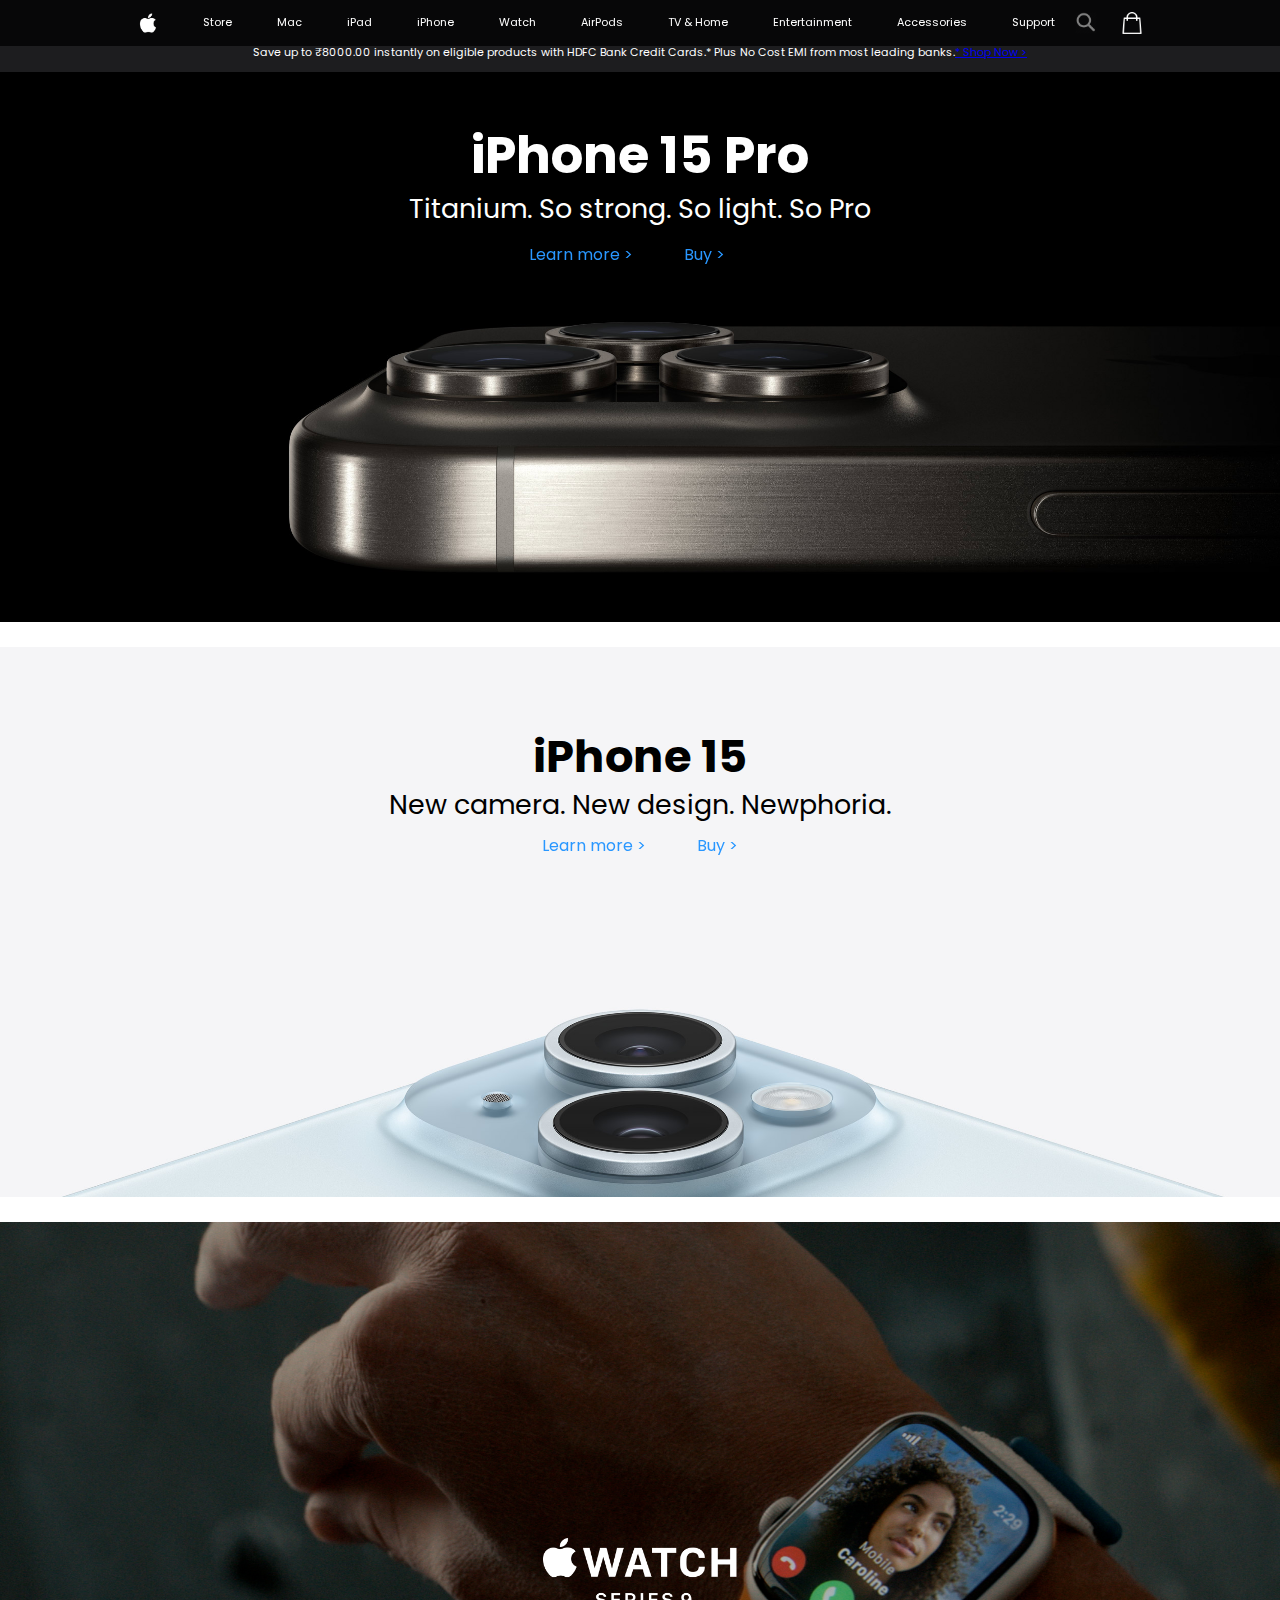
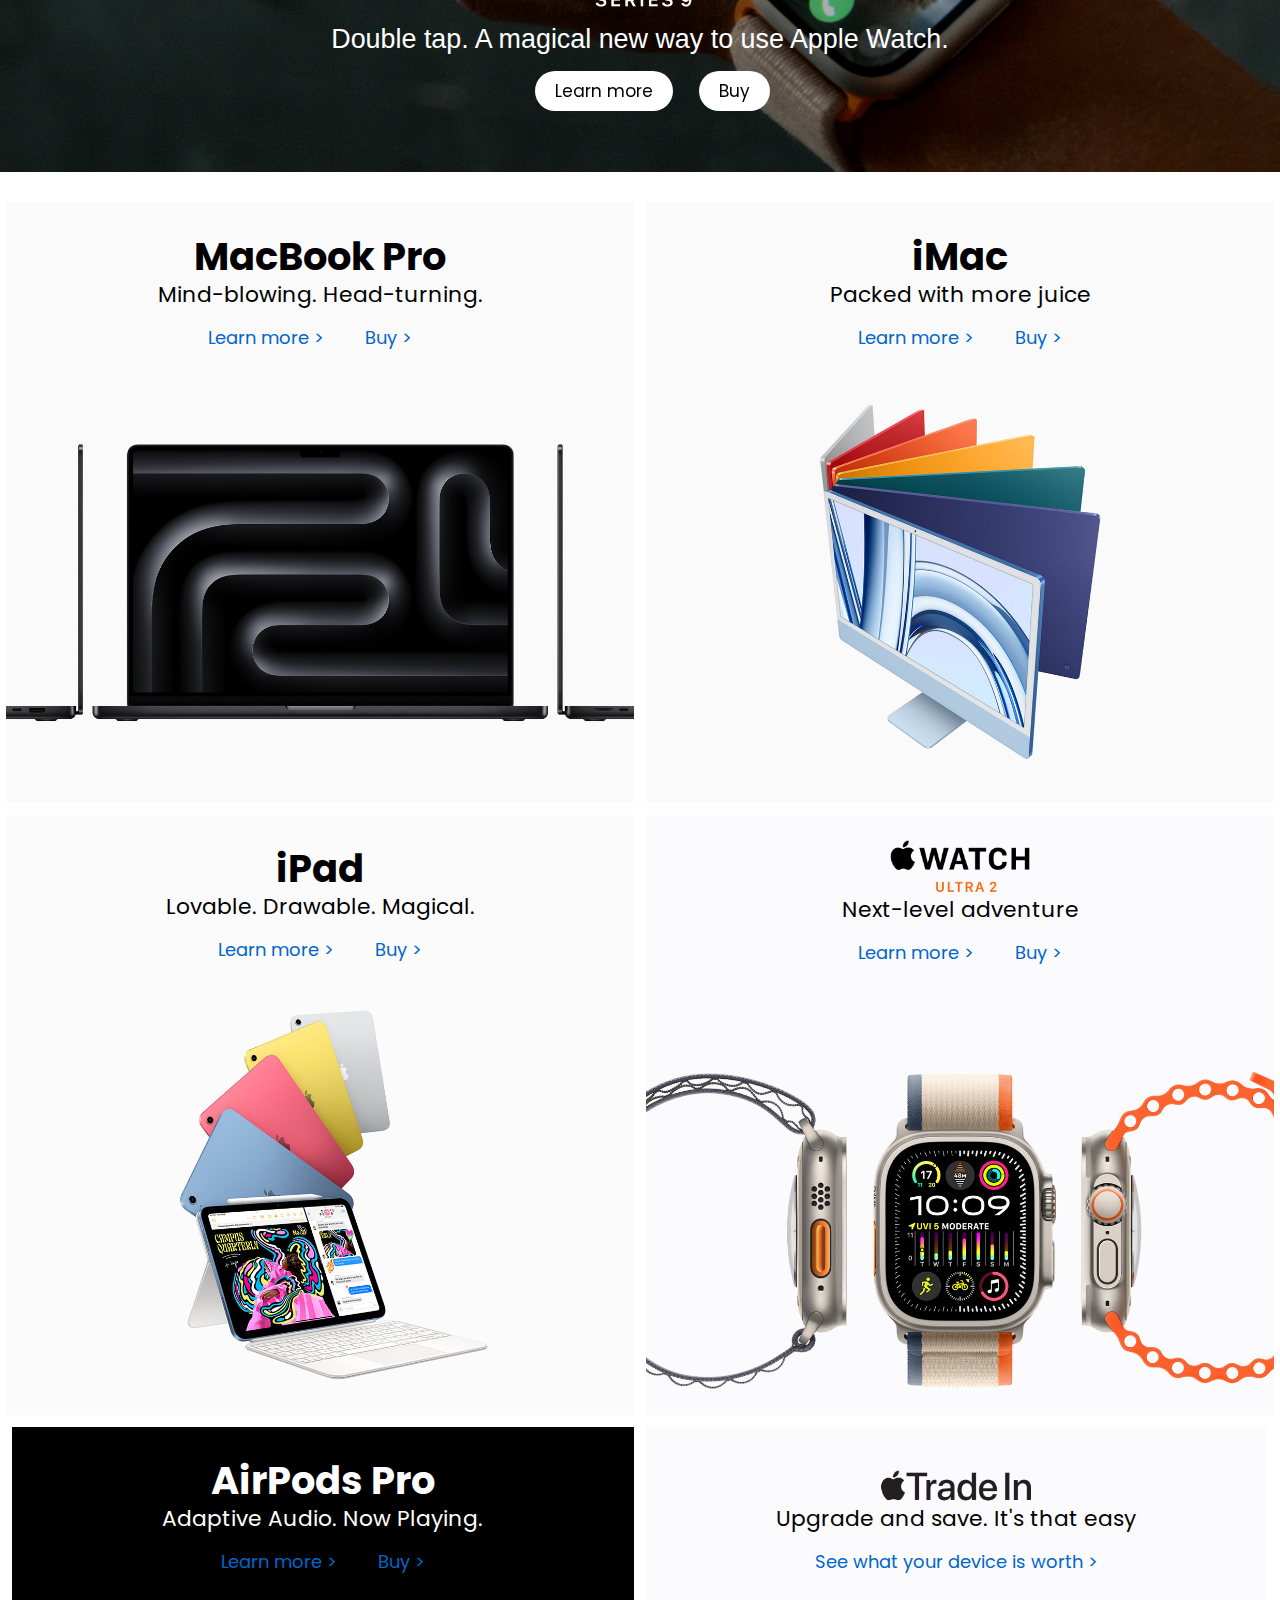
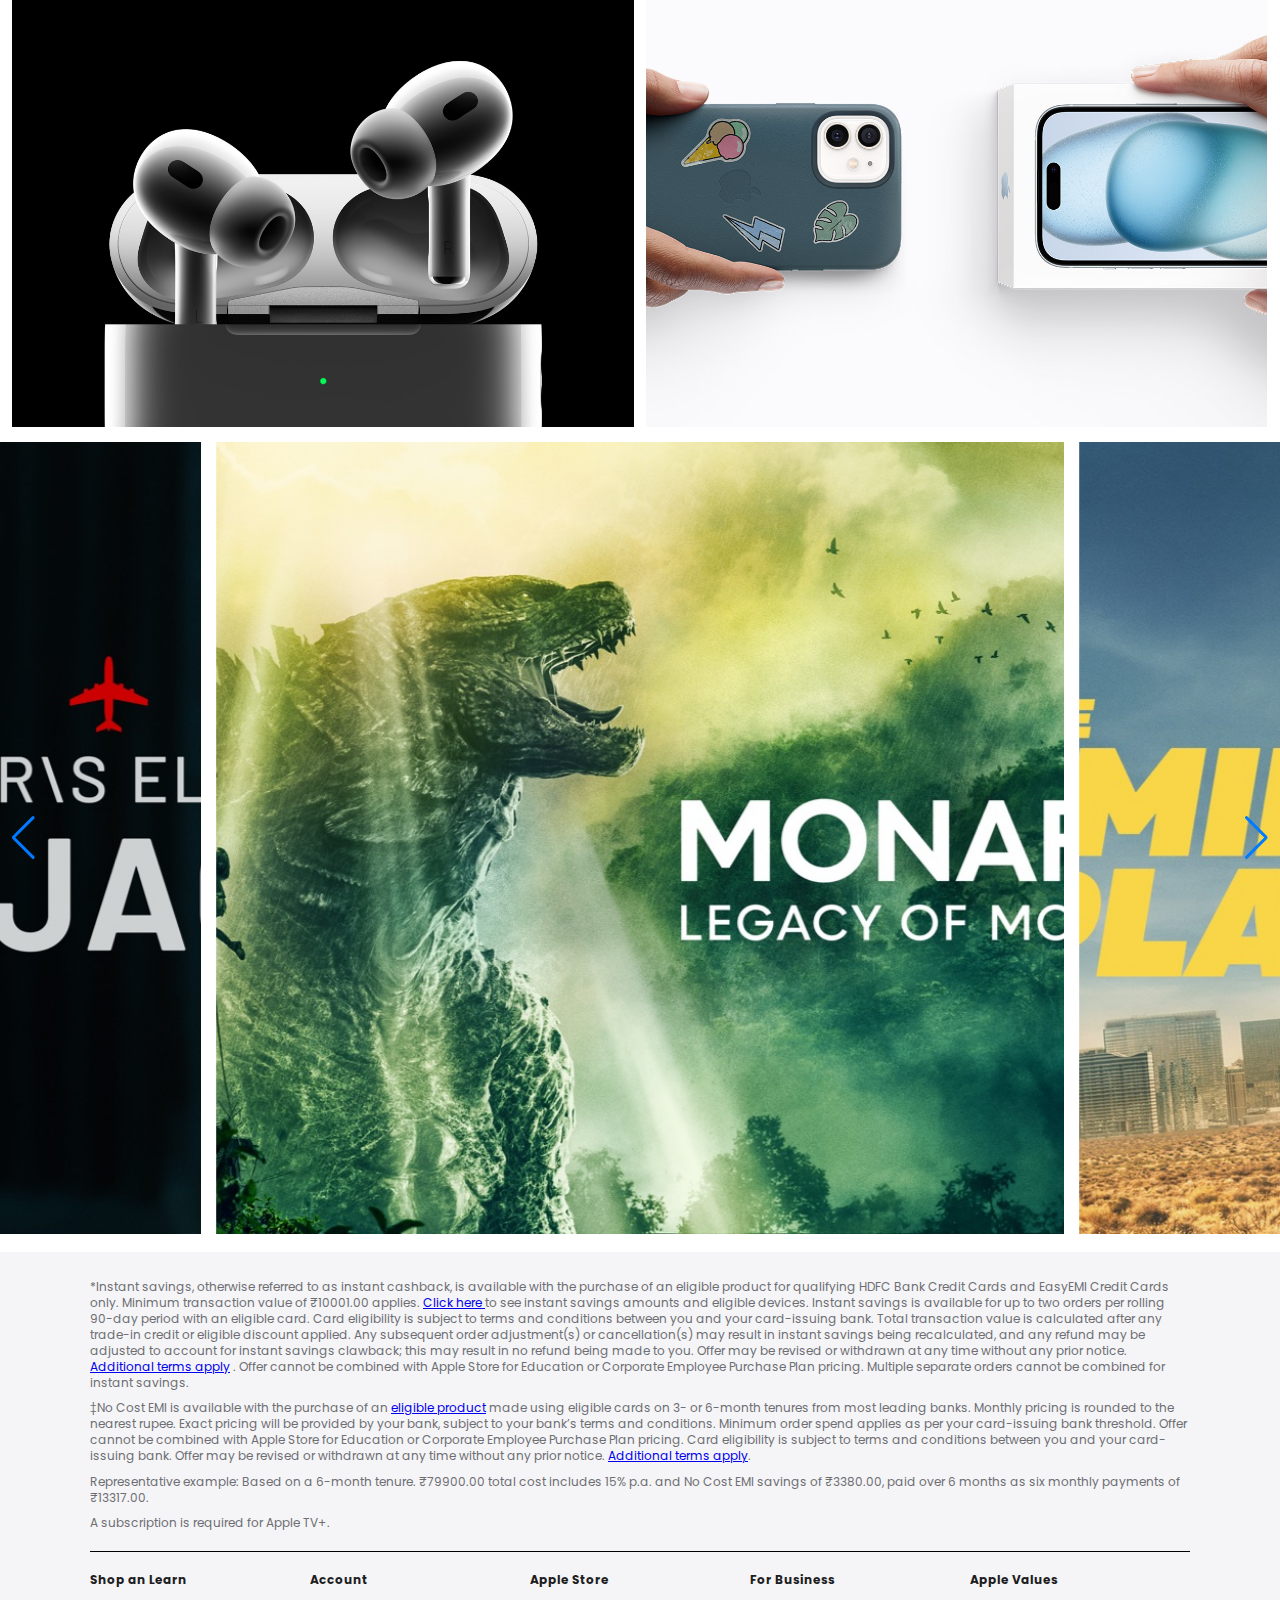
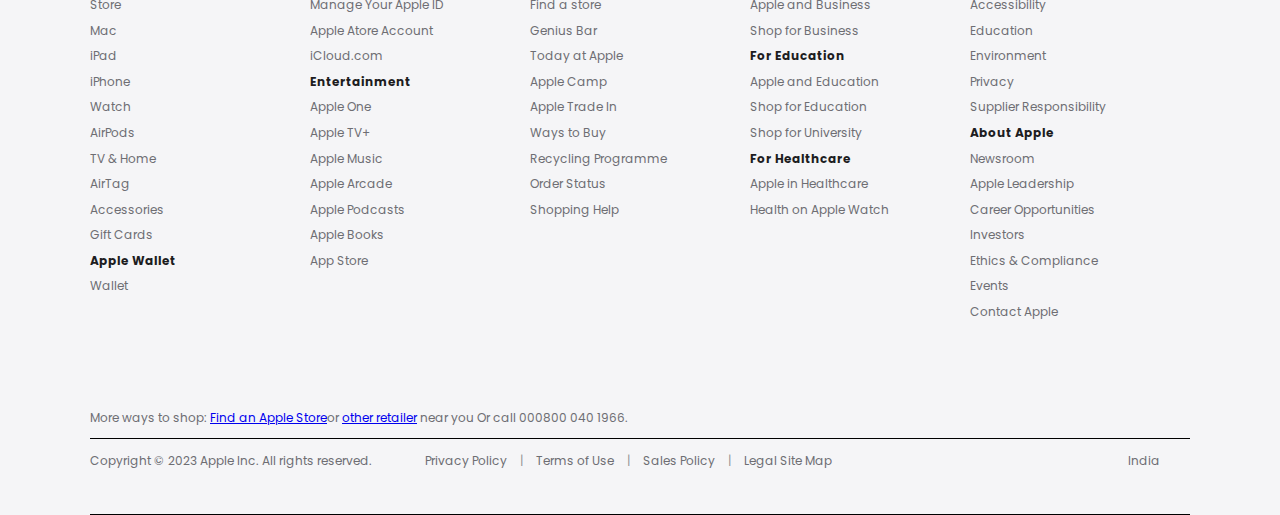
<file: projects/Beginner-Projects/Apple In CloneHmpg/appleindex.html>
<!DOCTYPE html>
<html lang="en">
<head>
    <meta charset="UTF-8">
    <meta name="viewport" content="width=device-width, initial-scale=1.0">
    <title>Apple India Homepage Clone by Chinmay Meghare</title>
    <link rel="icon" type="image/x-icon" href="./AppleInAssets/asset1/png-clipart-apple-icon-format-computer-icons-graphics-ericsson-heart-logo.png">
    <link rel="stylesheet" href="./applestyle.css">
    <link rel="preconnect" href="https://fonts.googleapis.com">
    <link rel="preconnect" href="https://fonts.gstatic.com" crossorigin>
    <link href="https://fonts.googleapis.com/css2?family=Permanent+Marker&family=Poppins&display=swap" rel="stylesheet">
    <link rel="stylesheet" href="https://cdn.jsdelivr.net/npm/swiper@11/swiper-bundle.min.css"/>
</head>
<body>
    <div class="container">
        <div class="navbar">
            <div class="logo">
                <img src="./AppleInAssets/asset1/whiteapplelogo.png" alt="logo">
            </div>
            <ul>
                <li onmouseenter="store()" onmouseleave="closenav()">Store</li>
                <li>Mac</li>
                <li>iPad</li>
                <li>iPhone</li>
                <li>Watch</li>
                <li>AirPods</li>
                <li>TV & Home</li>
                <li>Entertainment</li>
                <li>Accessories</li>
                <li>Support</li>
            </ul>
            <div class="nav"></div>
            <div class="nav-icons">
                <img id="applelogo" src="./AppleInAssets/asset1/search-icon-png-9969(1).png" alt="search">
                <img src="./AppleInAssets/asset1/whiteshopping bag.png" alt="shop">
            </div>
        </div>

        <div class="offers">
            <p>Save up to ₹8000.00 instantly on eligible products with HDFC Bank Credit Cards.* Plus No Cost EMI from most leading banks.<a href="#">* Shop Now ></a></p>
        </div>
    </div>


    <div class="banner1">
        <div class="banner1text">
            <h1>iPhone 15 Pro</h1>
            <p>Titanium. So strong. So light. So Pro<p>
        </div>
        <div class="link">
            <a>Learn more ><a>
            <a>Buy ><a>
        </div>
    </div>
    <br>
    <div class="banner2">
        <div class="banner2text ">
            <h1>iPhone 15</h1>
            <p>New camera. New design. Newphoria.<p>
        </div>
        <div class="banner2link2">
            <a>Learn more ><a>
            <a>Buy ><a>
        </div>
    </div>
    <br>
    <div class="banner3vid">
        <div class="banner3vidcontainer">
            <div id="banner3vidlogo"></div>
        <div class="banner3vidtext">
            <img src="./AppleInAssets/asset2/hero_logo_apple_watch_series_9__eg5xcrxghuaa_medium_2x.png" alt="">
            <p>Double tap. A magical new way to use Apple Watch.<p></p>
        </div>
        <div class="banner3vidlink">
            <div class="banner3vidlinkbox"><a><span>Learn more</span></a></div>
            <div class="banner3vidlinkbox"><a><span>Buy</span></a></div>
        </div>
        </div>
    </div>
    <br>
    <div class="banrow1">
        <div class="banrowbox1">
            <div class="banrowtext">
                <h1>MacBook Pro</h1>
                <p>Mind-blowing. Head-turning.<p>
            </div>
            <div class="banrowlink">
                <a>Learn more ><a>
                <a>Buy ><a>
            </div>
        </div>

        <div class="banrowbox2">
            <div class="banrowtext">
                <div><h1>iMac</h1></div>
                <div><p>Packed with more juice<p></div>
            </div>
            <div class="banrowlink">
                <div><a>Learn more ><a></div>
                <div><a>Buy ><a></div>
            </div>
        </div>
    </div>

    <div class="banrow2">
        <div class="banrow2box1">
            <div class="banrowtext">
                <h1>iPad</h1>
                <p>Lovable. Drawable. Magical.<p>
            </div>
            <div class="banrowlink">
                <a>Learn more ><a>
                <a>Buy ><a>
            </div>
        </div>

        <div class="banrow2box2">
            <div class="banrowtext">
                <div><img src="./AppleInAssets/asset2/promo_logo_apple_watch_ultra2__ggg2x39rsvqu_medium_2x.png" alt=""></div>
                <div><p>Next-level adventure<p></div>
            </div>
            <div class="banrowlink">
                <div><a>Learn more ><a></div>
                <div><a>Buy ><a></div>
            </div>
        </div>
    </div>
    
    <div class="banrow3">
        <div class="banrow3box1">
            <div class="banrowtext" id="banrow3box1text">
                <h1>AirPods Pro</h1>
                <p>Adaptive Audio. Now Playing.<p>
            </div>
            <div class="banrowlink">
                <a>Learn more ><a>
                <a>Buy ><a>
            </div>
        </div>

        <div class="banrow3box2">
            <div class="banrowtext">
                <div><img src="./AppleInAssets/asset2/logo_tradein__d1fpktgipvki_medium_2x.png"></div>
                <div><p>Upgrade and save. It's that easy<p></div>
            </div>
            <div class="banrowlink">
                <div><a>See what your device is worth ><a></div>
            </div>
        </div>
    </div>


    <!-- Swiper -->
    <div class="slider-part">
        <div class="swiper mySwiper">
          <div class="swiper-wrapper">
             <div class="swiper-slide swiper-1"></div>
             <div class="swiper-slide swiper-2"></div>
             <div class="swiper-slide swiper-3"></div>
             <div class="swiper-slide swiper-4"></div>
             <div class="swiper-slide swiper-5"></div>
             <div class="swiper-slide swiper-6"></div>
          <div class="swiper-pagination"></div>
        </div>
        <div class="swiper-button-next"></div>                 
        <div class="swiper-button-prev"></div>
        <div class="swiper-pagination"></div>
      </div>
    </div>


    <footer>
        <div class="footercontainer">
            <section class="footnotes">
                <ul>
                    <li id="foot-note1">
                        *Instant savings, otherwise referred to as instant cashback, is available with the purchase of an eligible product for qualifying HDFC Bank Credit Cards and EasyEMI Credit Cards only. Minimum transaction value of ₹10001.00 applies.
                        <a href="/in/shop/ways-to-buy">Click here </a>
                        to see instant savings amounts and eligible devices. Instant savings is available for up to two orders per rolling 90-day period with an eligible card. Card eligibility is subject to terms and conditions between you and your card-issuing bank. Total transaction value is calculated after any trade-in credit or eligible discount applied. Any subsequent order adjustment(s) or cancellation(s) may result in instant savings being recalculated, and any refund may be adjusted to account for instant savings clawback; this may result in no refund being made to you. Offer may be revised or withdrawn at any time without any prior notice. 
                        <a href="/in/shop/browse/financing/terms"> Additional terms apply</a>
                        . Offer cannot be combined with Apple Store for Education or Corporate Employee Purchase Plan pricing. Multiple separate orders cannot be combined for instant&nbsp;savings.
                    </li>
                    <li id="foot-note2">
                        ‡No Cost EMI is available with the purchase of an 
                        <a href="/in/shop/ways-to-buy">eligible product</a>
                        made using eligible cards on 3- or 6-month tenures from most leading banks. Monthly pricing is rounded to the nearest rupee. Exact pricing will be provided by your bank, subject to your bank’s terms and conditions. Minimum order spend applies as per your card-issuing bank threshold. Offer cannot be combined with Apple Store for Education or Corporate Employee Purchase Plan pricing. Card eligibility is subject to terms and conditions between you and your card-issuing bank. Offer may be revised or withdrawn at any time without any prior notice. 
                        <a href="/in/shop/browse/financing/terms"> Additional terms apply</a>.
                    </li>
                    <li>
                        Representative example: Based on a 6-month tenure. ₹79900.00 total cost includes 15% p.a. and No Cost EMI savings of ₹3380.00, paid over 6 months as six monthly payments of ₹13317.00.
                    </li>
                    <li id="li1">
                        A subscription is required for Apple&nbsp;TV+.
                    </li>
                </ul>
            </section>


<!-- -->
            <nav class="footnav">
                <div class="footnavdivcolums">
                    <div>
                        <h4 id="blackheading">Shop an Learn</h4>
                        <ul>
                            <li><a>Store </a></li>
                            <li><a>Mac </a></li>
                            <li><a>iPad </a></li>
                            <li><a>iPhone </a></li>
                            <li><a>Watch </a></li>
                            <li><a>AirPods </a></li>
                            <li><a>TV & Home </a></li>
                            <li><a>AirTag </a></li>
                            <li><a>Accessories </a></li>
                            <li><a>Gift Cards </a></li>
                        </ul>
                    </div>
                    <div>
                        <h4 id="blackheading">Apple Wallet</h4>
                        <ul>
                            <li><a>Wallet</a></li>
                        </ul>
                    </div>
                </div>
                <div class="footnavdivcolums">
                    <div>
                        <h4 id="blackheading">Account</h4>
                        <ul>
                            <li><a>Manage Your Apple ID </a></li>
                            <li><a>Apple Atore Account</a></li>
                            <li><a>iCloud.com </a></li>
                        </ul>
                    </div>
                    <div>
                        <h4 id="blackheading">Entertainment</h4>
                        <ul>
                            <li><a>Apple One</a></li>
                            <li><a>Apple TV+</a></li>
                            <li><a>Apple Music</a></li>
                            <li><a>Apple Arcade</a></li>
                            <li><a>Apple Podcasts</a></li>
                            <li><a>Apple Books</a></li>
                            <li><a>App Store</a></li>
                        </ul>
                    </div>
                </div>
                <div class="footnavdivcolums">
                    <div>
                        <h4 id="blackheading">Apple Store</h4>
                        <ul>
                            <li><a>Find a store</a></li>
                            <li><a>Genius Bar</a></li>
                            <li><a>Today at Apple</a></li>
                            <li><a>Apple Camp</a></li>
                            <li><a>Apple Trade In</a></li>
                            <li><a>Ways to Buy</a></li>
                            <li><a>Recycling Programme</a></li>
                            <li><a>Order Status</a></li>
                            <li><a>Shopping Help</a></li>
                        </ul>
                    </div>
                </div>
                <div class="footnavdivcolums">
                    <div>
                        <h4 id="blackheading">For Business</h4>
                        <ul>
                            <li><a>Apple and Business</a></li>
                            <li><a>Shop for Business</a></li>
                        </ul>
                    </div>
                    <div>
                        <h4 id="blackheading">For Education</h4>
                        <ul>
                            <li><a>Apple and Education</a></li>
                            <li><a>Shop for Education</a></li>
                            <li><a>Shop for University</a></li>
                        </ul>
                    </div>
                    <div>
                        <h4 id="blackheading">For Healthcare</h4>
                        <ul>
                            <li><a>Apple in Healthcare</a></li>
                            <li><a>Health on Apple Watch</a></li>
                        </ul>
                    </div>
                </div>
                <div class="footnavdivcolums">
                    <div>
                        <h4 id="blackheading">Apple Values</h4>
                        <ul>
                            <li><a>Accessibility</a></li>
                            <li><a>Education</a></li>
                            <li><a>Environment</a></li>
                            <li><a>Privacy</a></li>
                            <li><a>Supplier Responsibility</a></li>
                        </ul>
                    </div>
                    <div>
                        <h4 id="blackheading">About Apple</h4>
                        <ul>
                            <li><a>Newsroom</a></li>
                            <li><a>Apple Leadership</a></li>
                            <li><a>Career Opportunities</a></li>
                            <li><a>Investors</a></li>
                            <li><a>Ethics & Compliance</a></li>
                            <li><a>Events</a></li>
                            <li><a>Contact Apple</a></li>
                        </ul>
                    </div>
                </div>
            </nav>

            <section class="lastfootnav">
                <div class="lastfootnav1">
                    More ways to shop: <a href="/in/retail/" data-analytics-title="find an apple store">Find an Apple Store</a>or
                    <a href="https://locate.apple.com/in/en/" data-analytics-title="other retailers or resellers" data-analytics-exit-link="">other retailer</a> near you
                    <span class="nowrap">Or call 000800&nbsp;040&nbsp;1966.</span>
                </div>

                <div class="lastfootnav2">
                    <div>
                        <span>Copyright &copy; 2023 Apple Inc. All rights reserved.</span>
                        <span class="separator" id="firstspan">Privacy Policy</span>
                        <span class="divider">|</span>
                        <span class="separator">Terms of Use</span>
                        <span class="divider">|</span>
                        <span class="separator">Sales Policy</span>
                        <span class="divider">|</span>
                        <span class="separator">Legal Site Map</span>
                    </div>
                    <div class="india">India</div>

                </div>
                

            </section>

        </div>
    </footer>

</div>
<!-- Swiper JS -->



    <script src="https://cdn.jsdelivr.net/npm/swiper@11/swiper-bundle.min.js"></script>
    <script src="./applejs.js"></script>
</body>
</html>
</file>
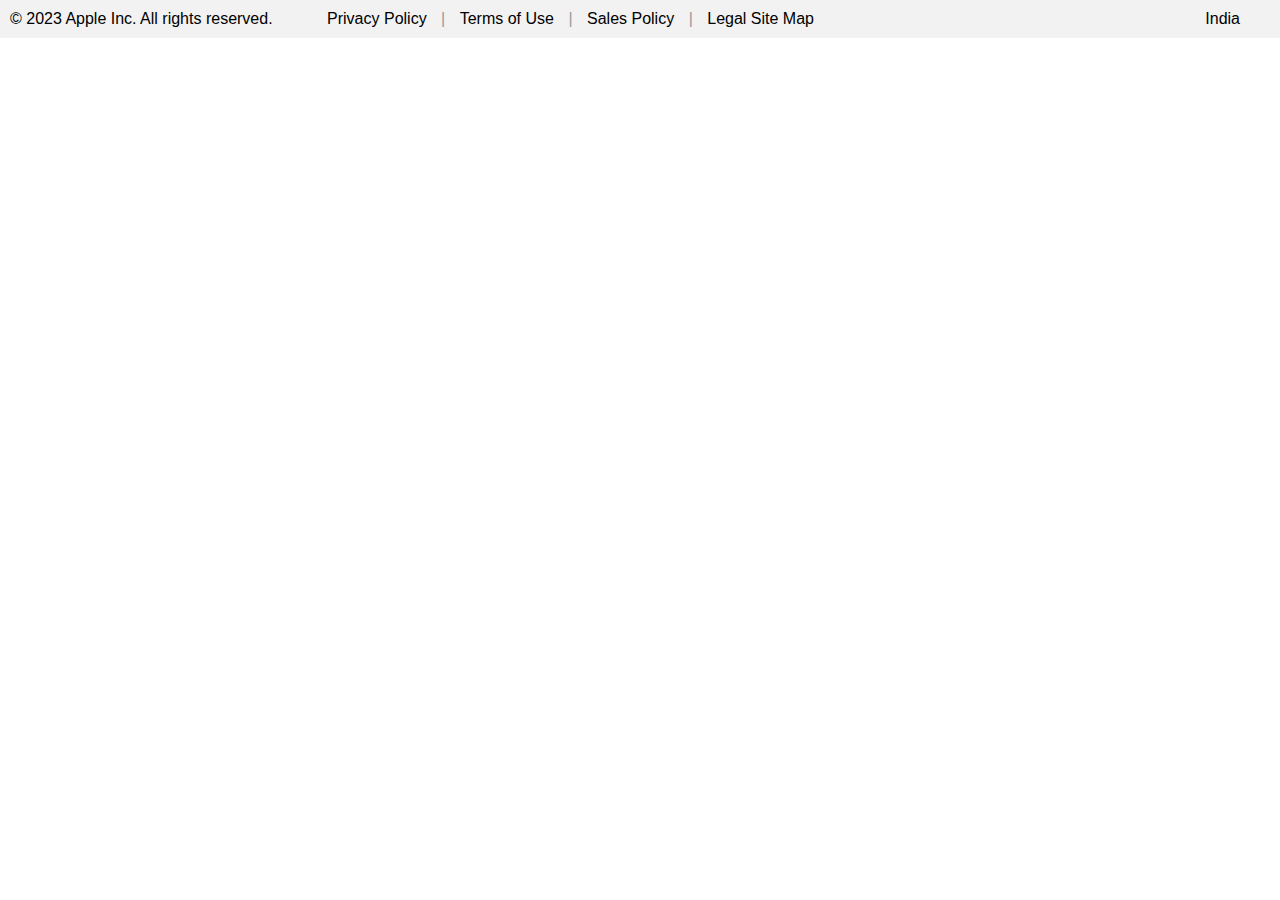
<file: projects/Beginner-Projects/Apple In CloneHmpg/dummy.html>
<!DOCTYPE html>
<html lang="en">
<head>
  <meta charset="UTF-8">
  <meta name="viewport" content="width=device-width, initial-scale=1.0">
  <style>
    body {
      margin: 0;
      font-family: Arial, sans-serif;
    }

    .navbar {
      display: flex;
      justify-content: space-between;
      align-items: center;
      background-color: #f2f2f2;
      padding: 10px;
    }

    .navbar a {
      text-decoration: none;
      color: #333;
    }

    .separator {
      margin: 0 5px;
    }

    .divider {
      margin: 0 5px;
      color: #999;
    }

    .india {
      margin-left: auto;
      margin-right: 30px;
    }

    #firstspan{
        margin-left: 50px;
    }
  </style>
</head>
<body>

  <div class="navbar">
    <div>
      <span>&copy; 2023 Apple Inc. All rights reserved.</span>
      <span class="separator" id="firstspan">Privacy Policy</span>
      <span class="divider">|</span>
      <span class="separator">Terms of Use</span>
      <span class="divider">|</span>
      <span class="separator">Sales Policy</span>
      <span class="divider">|</span>
      <span class="separator">Legal Site Map</span>
    </div>
    <div class="india">India</div>
  </div>

</body>
</html>









<!-- <!DOCTYPE html>
<html lang="en">
<head>
    <meta charset="UTF-8">
    <meta name="viewport" content="width=device-width, initial-scale=1.0">
    <title>Document</title>
    <style>
         
    .banrowbox1{
    height: 60vh;
    width: 50%;
    background-image: url(./AppleInAssets/asset2/promo_mbp__ek7p477bkp6q_large_2x.jpg);
    background-repeat: no-repeat;
    background-position: center;
    background-size: 100%;
    }

    .banrowtext{
    display: flex;
    justify-content: center;
    align-content: center;
    flex-direction: column;
    /* margin-bottom: 10%; */
    color: black;
    /* top: 25%; */
    text-align: center;
}

.banrowtext h1{
    font-size: 3vw;
}
.banrowtext p{
    line-height: 19px;
    font-size: 1.7vw;
}

.banrowlink{
    display: flex;
    justify-content: center;
    gap: 2vw;
    color: #2997FF;
    /* position: relative;
    top: 1px; */
}

.banrowlink a:hover{
    text-decoration: underline;
}



    </style>
</head>
<body>
    <div class="banrowbox1">
        <div class="banrowtext">
            <h1>MacBook Pro</h1>
            <p>Mind-blowing. Head-turning.<p>
        </div>
        <div class="banrowlink">
            <a>Learn more ><a>
            <a>Buy ><a>
        </div>
    </div>
</body>
</html> -->


<!-- <!DOCTYPE html>
<html lang="en">
<head>
  <meta charset="UTF-8">
  <meta name="viewport" content="width=device-width, initial-scale=1.0">
  <title>Your Website</title>
  <style>
    body {
      margin: 0;
      font-family: Arial, sans-serif;
    }

    .navbar {
      display: flex;
      justify-content: space-between;
      align-items: center;
      background-color: #f0f0f0; /* Set your desired background color */
      padding: 10px; /* Adjust padding as needed */
      color: #333; /* Set your desired text color */
    }

    .navbar a {
      text-decoration: none;
      color: #333; /* Set your desired link color */
    }

    .navbar span {
      margin-right: 20px; /* Adjust margin as needed */
    }

    .navbar div {
      display: flex;
      align-items: flex-start;
    }

    .separator {
      margin: 0 5px; /* Adjust margin as needed */
    }

    .india {
      margin-left: 30px; /* Adjust margin as needed */
    }
  </style>
</head>
<body>

  <div class="navbar">
    <span>Copyright © 2023 Apple Inc. All rights reserved.</span>
    <div>
      <a href="#">Privacy Policy</a>
      <span class="separator">|</span>
      <a href="#">Terms of Use</a>
      <span class="separator">|</span>
      <span>|</span>
      <span class="separator">|</span>
      <a href="#">Sales Policy</a>
      <span class="separator">|</span>
      <a href="#">Legal Site Map</a>
    </div>
    <span class="india">India</span>
  </div>

</body>
</html> -->
</file>
<file: projects/Beginner-Projects/Apple In CloneHmpg/applestyle.css>
@import url("https://fonts.googleapis.com/css2?family=Permanent+Marker&family=Poppins&display=swap");

* {
  margin: 0;
  padding: 0;
  box-sizing: border-box;
  font-family: "Permanent Marker", cursive;
  font-family: "Poppins", sans-serif;
}

html,
body {
  height: 100%;
  width: 100%;
}

#applelogo {
  filter: invert(50%);
}

.navbar .logo img {
  height: 20px;
}

.navbar .nav-icons img {
  height: 22px;
  margin-left: 20px;
}

.navbar {
  position: fixed;
  display: flex;
  justify-content: center;
  align-items: center;
  padding-top: 7px;
  color: white;
  background-color: rgba(0, 0, 0, 0.735);
  height: 46px;
  width: 100%;
  backdrop-filter: blur(20px);
}

.navbar ul {
  display: flex;
  list-style: none;
}

.navbar ul li {
  margin-left: 45px;
  font-size: 11px;  
}

/* Dropdown navbar */
.nav {
  position: absolute;
  width: 100%;
  display: none; /* Initially hidden */
  overflow: hidden; /* Hide overflow */
  max-height: 0; /* Start with height 0 */
  transition: max-height 0.3s ease; /* Transition effect */
  background-color: #000000; /* Background color of mega menu */
  top: 46px; /* Position below navbar */
  z-index: 10; /* Ensure it appears above other content */
  padding: 20px 0; /* Add vertical padding */
}

.show {
  display: block; /* Make it visible when needed */
}

.mega2 {
  display: flex;
  padding: 20px;
}

.mega2 ul {
  list-style: none;
}

.mega2 ul li a {
  text-decoration: none;
  color: white; /* Color of links */
}

.offers {
  top: 0;
  color: white;
  background-color: #1d1d1f;
  height: 4.5em;
  display: flex;
  justify-content: center;
  align-items: center;
  padding-top: 2.1em;
}

.offers p {
  font-size: 69%;
}

.banner1 {
    background-image: url(./AppleInAssets/asset2/hero_iphone15pro__i70z9oz3hj2i_large_2x.jpg);
    height: 550px;
    width: 100%;
    background-position: center;
    background-repeat: no-repeat;
    background-size: cover;
    background-size: 240% 110%;
    background-attachment: scroll;
    display: flex;
    justify-content: center;
    align-items: center;
    flex-direction: column;
  
    /* overflow: hidden; */
    /* background-size:0%; */
  }
  
  .banner1text {
    margin-bottom: 10%;
    color: white;
    top: 25%;
    text-align: center;
    /* gap: 0.1vh; */
  }
  
  .banner1text h1 {
    /*iPhone15Pro*/
    font-size: 4vw;
  }
  .banner1text p {
    line-height: 30px;
    font-size: 2.1vw;
  }
  
  .link {
    display: flex;
    position: relative;
    bottom: 110px;
    color: #2997ff;
    gap: 2vw;
    margin-bottom: 200px;
  }
  
  /* .link a{
      color: #2997FF;
      
  } */
  
  .link a:hover {
    text-decoration: underline;
  }
  
  .banner2 {
    background-image: url(./AppleInAssets/asset2/hero_iphone15_announce__uuemlcwczn6u_large_2x.jpg);
    height: 550px;
    width: 100%;
    background-position: center;
    background-repeat: no-repeat;
    background-size: cover;
    background-size: 240% 110%;
    background-attachment: scroll;
    display: flex;
    justify-content: center;
    align-items: center;
    flex-direction: column;
  }
  
  .banner2text {
    margin-bottom: 15%;
    color: black;
    text-align: center;
  }
  
  .banner2text h1 {
    /*iPhone15*/
    /* font-size: 4vw; */
    font-size: 2.8rem;
  }
  .banner2text p {
    line-height: 30px;
    font-size: 2.1vw;
  }
  
  .banner2link2 {
    display: flex;
    position: relative;
    bottom: 63px;
    gap: 2vw;
    margin-bottom: 200px;
  }
  
  .banner2link2 a {
    color: #2997ff;
  }
  
  .banner2link2 a:hover {
    text-decoration: underline;
  }
  
  .banner3vidcontainer {
    margin-bottom: 61px;
  }
  
  .banner3vid {
    background-image: url(./AppleInAssets/asset2/hero_apple_watch_series_9__x5wo4ptz2giu_medium_2x.jpg);
    height: 550px;
    width: 100%;
    background-position: center;
    background-repeat: no-repeat;
    background-size: cover;
    /* background-size: 240% 110%; */
    background-attachment: scroll;
    display: flex;
    justify-content: flex-end;
    align-items: center;
    flex-direction: column;
  }
  
  .banner3vidtext img {
    height: 69px;
    width: 194px;
  }
  
  .banner3vidtext {
    display: flex;
    justify-content: center;
    align-items: center;
    flex-direction: column;
  }
  
  .banner3vidtext p {
    margin-top: 17px;
    color: white;
    line-height: 30px;
    font-size: 2.1vw;
    font-family: "SF Pro Display", "SF Pro Icons", "Helvetica Neue", "Helvetica",
      "Arial", sans-serif;
    /* margin-top: 6px; */
  }
  
  .banner3vidlink {
    color: azure;
    display: flex;
    justify-content: center;
    align-items: center;
    position: relative;
    /* bottom: 63px; */
    gap: 2vw;
    /* margin-bottom:200px;  */
  }
  
  .banner3vidlinkbox {
    border-radius: 30px;
    background-color: white;
    color: black;
    padding-left: 20px;
    padding-right: 20px;
    padding-top: 7px;
    padding-bottom: 7px;
  }
  
  .banner3vidlinkbox span {
    font-size: 17px;
  }
  
  .banrow1 {
    display: flex;
    width: 100%;
  }
  
  .banrowbox1 {
    height: 600px;
    width: 50%;
    margin: 6px 6px 6px 6px;
    background-image: url(./AppleInAssets/asset2/promo_mbp__ek7p477bkp6q_large_2x.jpg);
    background-repeat: no-repeat;
    background-position: center;
    background-size: cover;
  }
  
  .banrowbox2 {
    height: 600px;
    width: 50%;
    margin: 6px 6px 6px 6px;
    background-image: url(./AppleInAssets/asset2/promo_imac__crg641tip4q6_large_2x.jpg);
    background-repeat: no-repeat;
    background-position: center;
    background-size: cover;
  }
  
  .banrowtext {
    display: flex;
    justify-content: center;
    align-content: center;
    flex-direction: column;
    color: black;
    text-align: center;
    margin-top: 4%;
  }
  
  .banrowtext h1 {
    font-size: 3vw;
  }
  .banrowtext p {
    line-height: 19px;
    font-size: 1.7vw;
  }
  
  .banrowlink {
    display: flex;
    justify-content: center;
    gap: 1.6vw;
    color: #0066cc;
    margin-top: 20px;
  }
  
  .banrowlink a {
    font-size: 1.4vw;
  }
  
  .banrowlink a:hover {
    text-decoration: underline;
  }
  
  .banrow2 {
    display: flex;
    width: 100%;
  }
  
  .banrow2box1 {
    height: 600px;
    width: 50%;
    margin: 6px 6px 6px 6px;
    background-image: url(./AppleInAssets/asset2/promo_ipad__fioegapg12qi_large_2x.jpg);
    background-repeat: no-repeat;
    background-position: center;
    background-size: cover;
  }
  
  .banrow2box2 {
    height: 600px;
    width: 50%;
    margin: 6px 6px 6px 6px;
    background-image: url(./AppleInAssets/asset2/promo_apple_watch_ultra2_order__dyxqj5ia98om_large_2x.jpg);
    background-repeat: no-repeat;
    background-position: center;
    background-size: cover;
  }
  
  .banrow2box2 .banrowtext div img {
    height: 53px;
    width: 140px;
  }
  
  .banrow3 {
    display: flex;
    width: 100%;
  }
  
  .banrow3box1 {
    height: 600px;
    width: 50%;
    margin: 6px 6px 6px 12px;
    background-image: url(./AppleInAssets/asset2/promo_airpods_pro_order__d8xv36p4uwae_large_2x.jpg);
    background-repeat: no-repeat;
    background-position: center;
    background-size: cover;
  }
  
  .banrow3box2 {
    height: 600px;
    width: 50%;
    margin: 6px 13px 6px 6px;
    background-image: url(./AppleInAssets/asset2/promo_iphone_tradein__bugw15ka691e_large_2x.jpg);
    background-repeat: no-repeat;
    background-position: center;
    background-size: cover;
  }
  
  .banrow3box2 .banrowtext div img {
    height: 33px;
    width: 152px;
    margin-top: 17px;
  }
  #banrow3box1text {
    color: white;
  }
  
  .slider-part {
    width: 100%;
    height: 90vh;
    padding: 1vh 0vw;
    /* position:sticky; */
  }
  
  .swiper {
    width: 100%;
    height: 100%;
  }
  
  .swiper-slide {
    text-align: center;
    font-size: 18px;
    background: #fff;
    display: flex;
    justify-content: center;
    align-items: center;
  }
  
  .swiper-slide img {
    display: block;
    width: 100%;
    height: 100%;
    object-fit: cover;
  }
  
  .swiper-slide {
    width: 90%;
    background-position: center;
    background-size: cover;
  }
  
  .swiper-1 {
    background-image: url(./AppleInAssets/asset2/1poster.jpg);
  }
  .swiper-2 {
    background-image: url(./AppleInAssets/asset2/2poster.jpg);
  }
  .swiper-3 {
    background-image: url(./AppleInAssets/asset2/3poster.jpg);
  }
  .swiper-4 {
    background-image: url(./AppleInAssets/asset2/4poster.jpg);
  }
  .swiper-5 {
    background-image: url(./AppleInAssets/asset2/5poster.jpg);
  }
  .swiper-6 {
    background-image: url(./AppleInAssets/asset2/6poster.jpg);
  }
  
  footer {
    background-color: #f5f5f7;
  }
  
  .footercontainer {
    margin-left: 90px;
    margin-right: 90px;
    font-size: 12px;
    line-height: 133%;
    color: #6e6e73;
  }
  
  #blackheading {
    color: #1d1d1f;
  }
  
  .footnotes ul {
    list-style: none;
  }
  .footnotes ul li {
    margin-top: 9px;
  }
  .footnav ul {
    list-style: none;
  }
  
  #foot-note1 {
    padding-top: 3vh;
  }
  
  .footnavdivcolums {
    margin-top: 20px;
  }
  .footnavdivcolums h4,
  li {
    margin-bottom: 0.8em;
  }
  
  #li1 {
    padding-bottom: 10px;
  }
  
  .footnav {
    display: flex;
    width: 100%;
    border-top: 1px solid black;
  }
  
  .footnavdivcolums {
    flex-basis: 33%;
  }
  
  /* .lastfootnav1{
      border-bottom: 1px solid
  } */
  
  .lastfootnav2 {
    display: flex;
    justify-content: space-between;
    align-items: center;
    /* padding: 10px; */
  }
  
  .lastfootnav2 a {
    text-decoration: none;
    color: #333;
  }
  
  .separator {
    margin: 0 5px;
  }
  
  .divider {
    margin: 0 5px;
    color: #999;
  }
  
  .india {
    margin-left: auto;
    margin-right: 30px;
  }
  
  #firstspan {
    margin-left: 50px;
  }
  
  .lastfootnav1 {
    margin-top: 9vh;
    padding-bottom: 12px;
    border-bottom: 1px solid black;
  }
  .lastfootnav2 {
    margin-top: 1.5vh;
    padding-bottom: 5vh;
    border-bottom: 1px solid black;
  }
</file>
